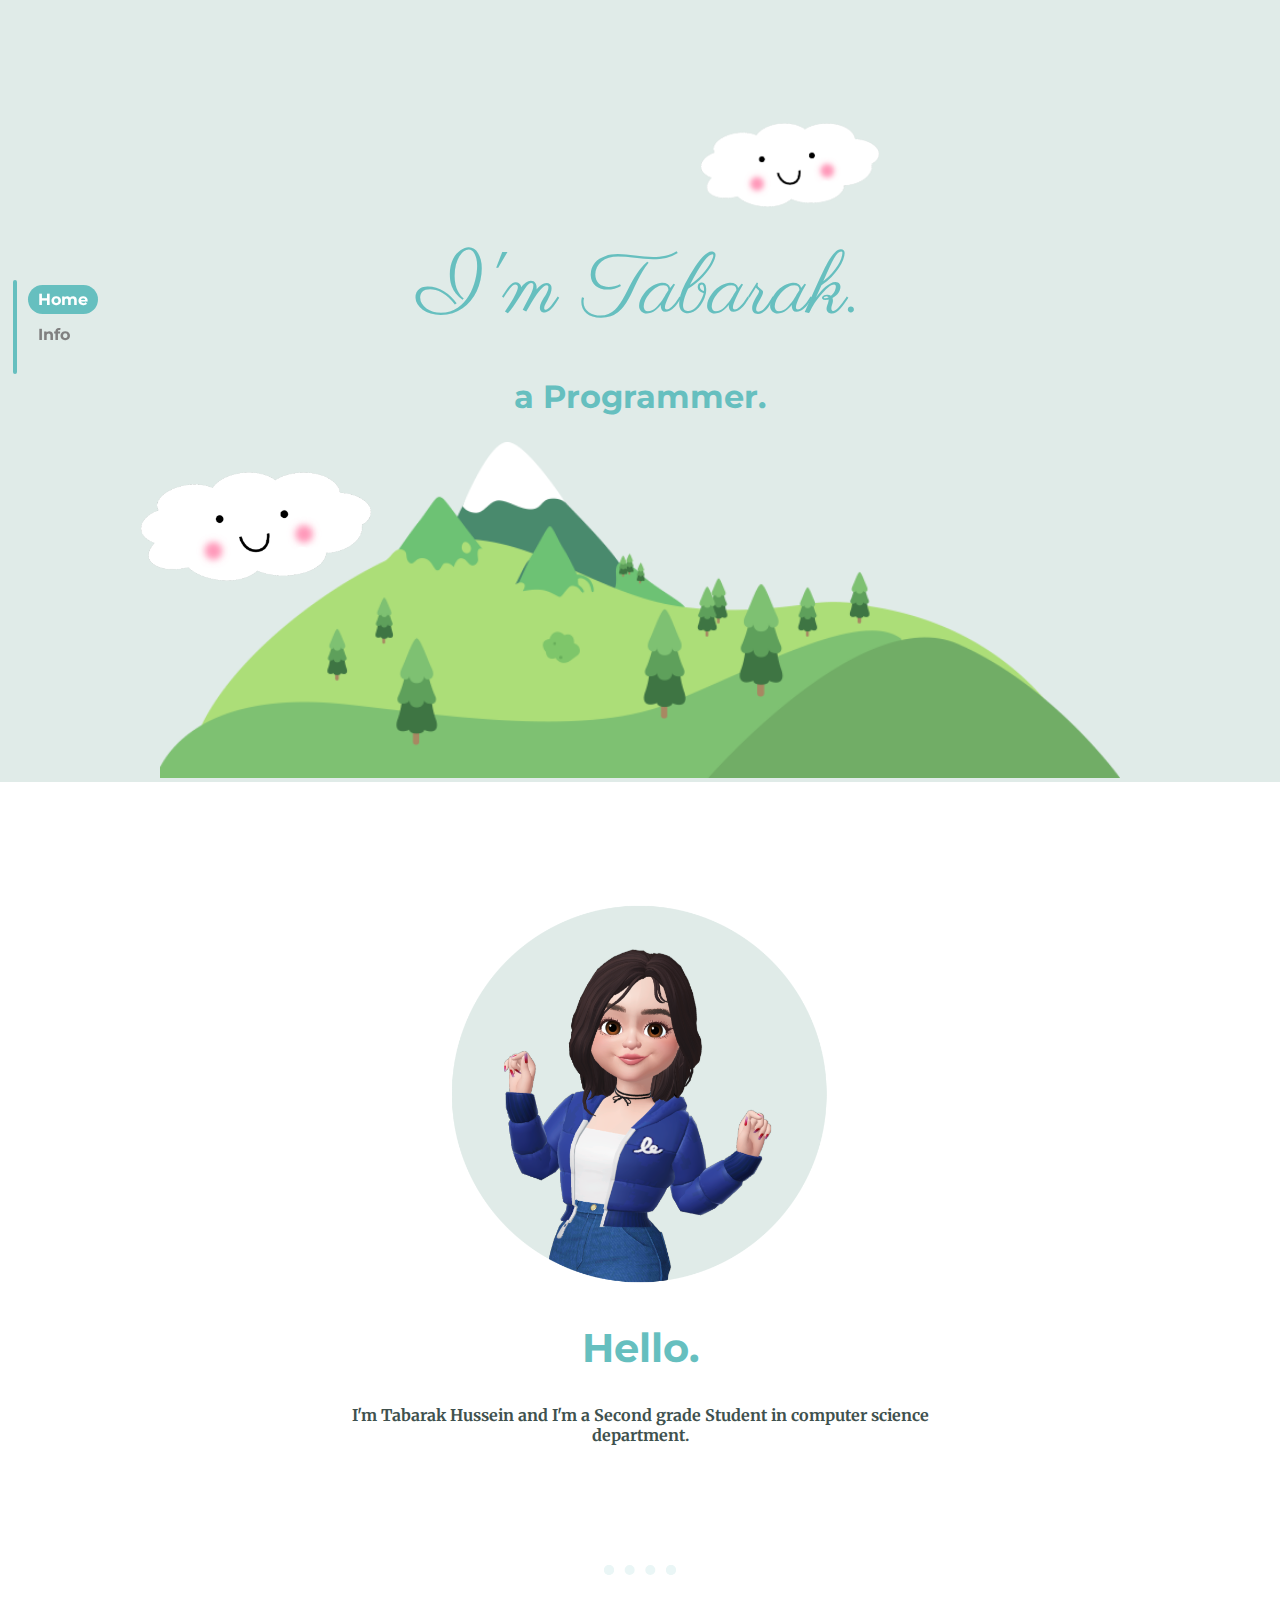
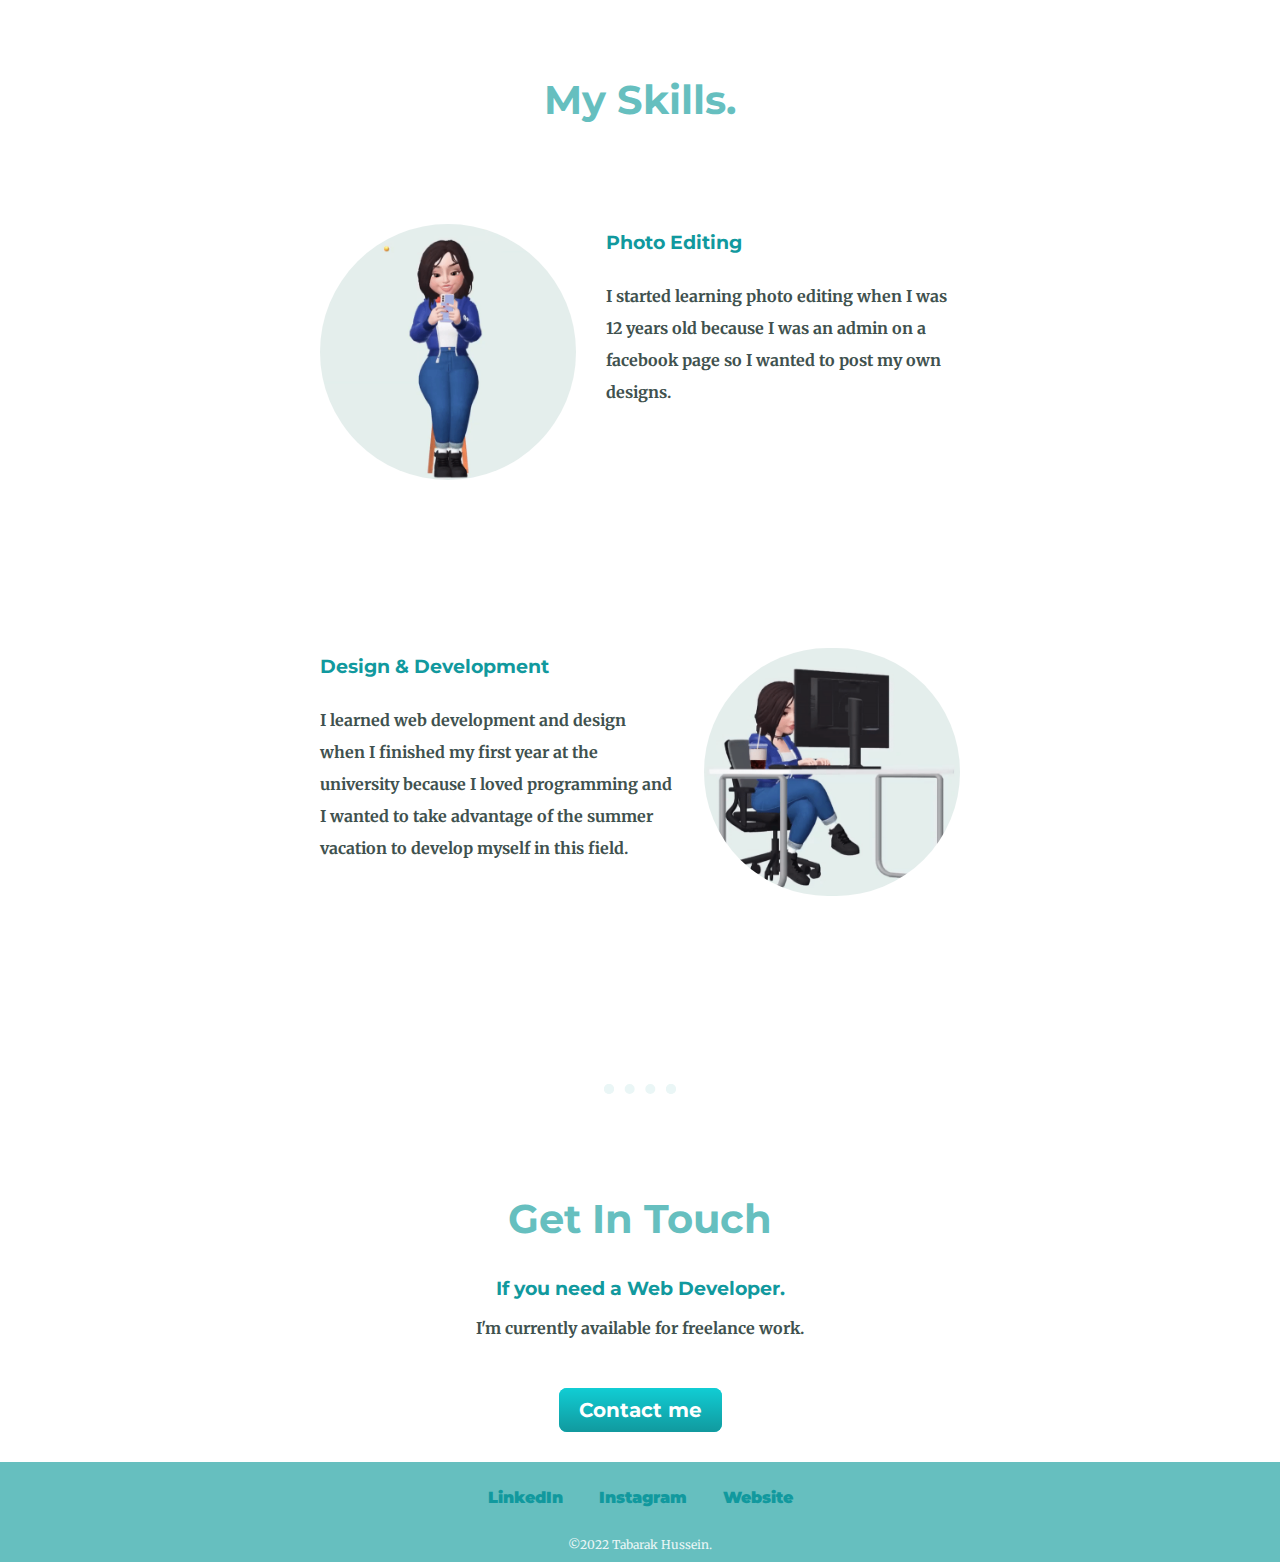
<file: index.html>
<!DOCTYPE html>
<html lang="en" dir="ltr">

<head>
  <meta charset="utf-8">
  <title>Tabarak</title>
  <link rel="stylesheet" href="css/styles.css">
  <link rel="icon" href="favicon.png">
  <link rel="preconnect" href="https://fonts.googleapis.com">
  <link rel="preconnect" href="https://fonts.gstatic.com" crossorigin>
  <link href="https://fonts.googleapis.com/css2?family=Inspiration&family=Merriweather&family=Montserrat&family=Parisienne&family=Sacramento&family=Satisfy&display=swap" rel="stylesheet">
</head>

<body>
  <div class="top">
    <a class="top-t11" href="index.html">Home</a>
    <a class="top-t21" href="info.html">Info</a>
  </div>

  <div class="top-container">
    <img class="top-cloud" src="css\images\cloud.png" alt="Cloud Picture">

    <h1 class="Tabarak">I'm Tabarak.</h1>
    <h2 class="programmer">a Programmer. </h2>
    <img class="bottom-cloud" src="css\images\cloud.png" alt="Cloud Picture">
    <center>
      <img class="mountain" src="css\images\mountain.png" alt="Mountain Picture">
    </center>

  </div>
  <br />
  <div class="middle-container">
    <div class="profile">
      <img class="profile-picture" src="css\images\profile.png" alt="Profile-picture">
      <h2>Hello.</h2>
      <p class="intro">I'm Tabarak Hussein and I'm a Second grade Student in computer science department.</p>
    </div>
    <br />
    <hr>
    <div class="skills">
      <h2>My Skills.</h2>
      <div class="skill-row">
        <img class="edit" src="css\images\editing.gif" alt="editing-picture">
        <h3>Photo Editing</h3>
        <p>I started learning photo editing when I was 12 years old because I was an admin on a facebook page so I wanted to post my own designs.</p>
      </div>
      <br />
      <br />
      <div class="skill-row">
        <img class="devdes" src="css\images\development.gif" alt="development-picture">
        <h3>Design & Development</h3>
        <p>I learned web development and design when I finished my first year at the university because I loved programming and I wanted to take advantage of the summer vacation to develop myself in this field.</p>
      </div>
    </div>
    <br />
    <hr>
    <div class="contact-me">
      <div class="con-mes">
        <h2>Get In Touch</h2>
        <h3>If you need a Web Developer.</h3>
        <p>I'm currently available for freelance work.</p>
      </div>
      <a id="btn" class="btn" href="mailto:tabarak.hussein4@gmail.com">Contact me</a>
    </div>
  </div>
  <br>
  <br />

  <div class="bottom-container">
    <a class="footer-link" href="https://www.linkedin.com/in/tabarak-hussein-004a33249?lipi=urn%3Ali%3Apage%3Ad_flagship3_profile_view_base_contact_details%3BF8J4qJXvRD6fVJDOG8NjkA%3D%3D">LinkedIn</a>
    <a class="footer-link" href="https://www.instagram.com/tabarak_hk04?utm_source=qr">Instagram</a>
    <a class="footer-link" href="index.html">Website</a>
    <p class="copyright">©2022 Tabarak Hussein.</p>
  </div>

</body>

</html>
</file>
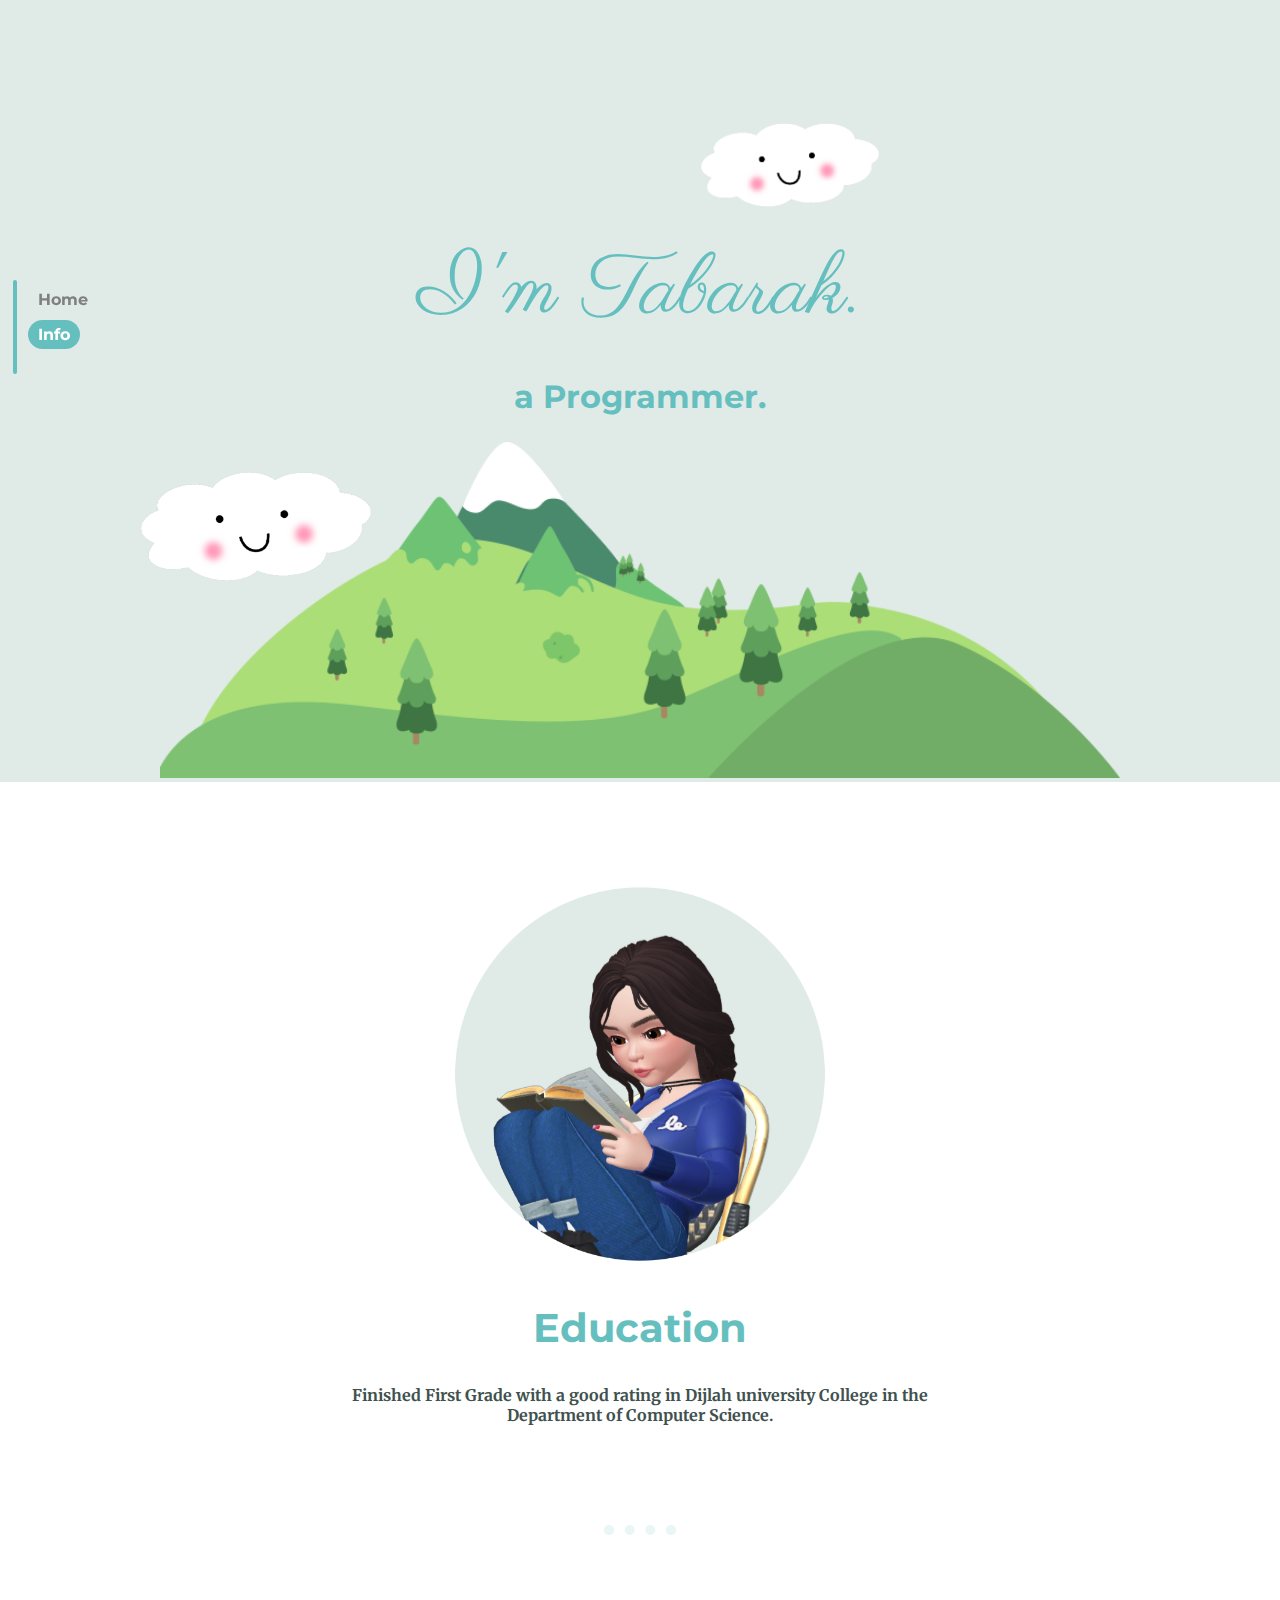
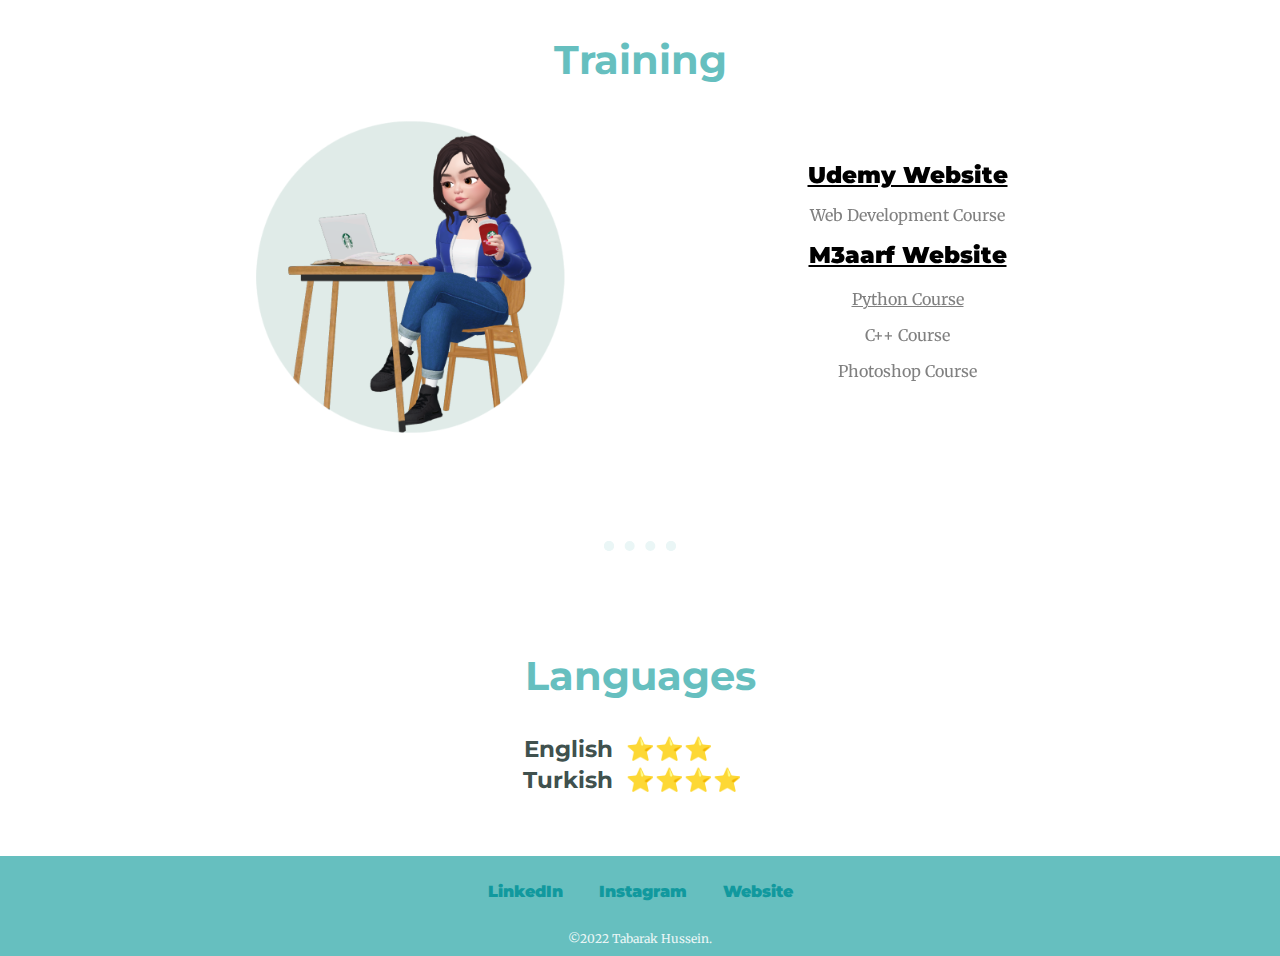
<file: info.html>
<!DOCTYPE html>
<html lang="en" dir="ltr">

<head>
  <meta charset="utf-8">
  <title>Informations</title>
  <link rel="stylesheet" href="css/styles.css">
  <link rel="icon" href="favicon.png">
  <link rel="preconnect" href="https://fonts.googleapis.com">
  <link rel="preconnect" href="https://fonts.gstatic.com" crossorigin>
  <link href="https://fonts.googleapis.com/css2?family=Inspiration&family=Merriweather&family=Montserrat&family=Parisienne&family=Sacramento&family=Satisfy&display=swap" rel="stylesheet">
</head>

<body>

  <div class="top">
    <a class="top-t22" href="index.html">Home</a>
    <a class="top-t12" href="info.html">Info</a>
  </div>



  <div class="top-container">
    <img class="top-cloud" src="css\images\cloud.png" alt="Cloud Picture">
    <h1 class="Tabarak">I'm Tabarak.</h1>
    <h2 class="programmer">a Programmer. </h2>
    <img class="bottom-cloud" src="css\images\cloud.png" alt="Cloud Picture">
    <center>
      <img class="mountain" src="css\images\mountain.png" alt="Mountain Picture">
    </center>
  </div>

  <div class="middle-container">
    <img class="education" src="css\images\education.png" alt="Education Picture">
    <h2>
      Education
    </h2>
    <p class="intro">
      Finished First Grade with a good rating in Dijlah university College in the Department of Computer Science.
    </p>

    <hr />

    <div class="training">
      <h2>Training</h2>
      <table>
        <tr>
          <td>
            <img class="training-picture" src="css\images\training.png" alt="">
          </td>
          <td class="t-text">
            <a href="https://www.udemy.com/" class="sub">
              Udemy Website
            </a>
            <p class="con">
              Web Development Course
            </p>
            <a href="https://www.m3aarf.com/" class="sub">
              M3aarf Website
            </a>
            <br />
            <br />
            <a class="con" href="https://www.m3aarf.com/student/certificate/5153653872">Python Course</a>
            <p class="con">C++ Course</p>
            <p class="con">Photoshop Course</p>
          </td>
        </tr>
      </table>
    </div>
    <hr />
    <div class="language">
      <h2>Languages</h2>
      <center>
        <table callspacing="20px" class="table">
          <tr>
            <td>
              English
            </td>
            <td class="rd">
              ⭐️⭐️⭐️
            </td>
          </tr>
          <tr>
            <td>
              Turkish
            </td>
            <td class="rd">
              ⭐️⭐️⭐️⭐️
            </td>
          </tr>
        </table>
      </center>
    </div>
  </div>

  <br />
  <br />
  <br />

  <div class="bottom-container">
    <a class="footer-link" href="https://www.linkedin.com/in/tabarak-hussein-004a33249?lipi=urn%3Ali%3Apage%3Ad_flagship3_profile_view_base_contact_details%3BF8J4qJXvRD6fVJDOG8NjkA%3D%3D">LinkedIn</a>
    <a class="footer-link" href="https://www.instagram.com/tabarak_hk04?utm_source=qr">Instagram</a>
    <a class="footer-link" href="index.html">Website</a>
    <p class="copyright">©2022 Tabarak Hussein.</p>
  </div>

</body>

</html>
</file>
<file: css/styles.css>
/**********************************************Elements**********************************************/
body {
  color: #40514E;
  font-family: 'Merriweather', serif;
  margin: 0;
  text-align: center;
  font-weight: bolder;
}

a:hover {
  color: blue;
}

h1 {
  color: #66BFBF;
  font-family: 'Parisienne', cursive;
  font-size: 5.625rem;
  margin: 0;
}

h2 {
  color: #66BFBF;
  font-family: 'Montserrat', sans-serif;
  font-size: 2.5rem;
}

h3 {
  color: #11999E;
  font-family: 'Montserrat', sans-serif;
}

hr {
  height: 0;
  width: 4%;
  border-width: 10px;
  border-color: #EAF6F6;
  border-style: dotted;
  border-bottom: none;
  margin: 100px auto;
}

table {
  text-align: center;
  margin: auto;
  border-spacing: 1px;
  position: relative;
  right: 10%;
}

td {
  text-align: center;
  margin: auto;
}

/**********************************************classes**********************************************/
.bottom-cloud {
  position: absolute;
  left: 11%;
  width: 18%;
}

.bottom-container {
  background-color: #66BFBF;
  margin-bottom: 0;
  width: 100%;
  height: 100px;
}

.btn {
  background: #11cdd4;
  background-image: -webkit-linear-gradient(top, #11cdd4, #11999e);
  background-image: -moz-linear-gradient(top, #11cdd4, #11999e);
  background-image: -ms-linear-gradient(top, #11cdd4, #11999e);
  background-image: -o-linear-gradient(top, #11cdd4, #11999e);
  background-image: linear-gradient(to bottom, #11cdd4, #11999e);
  -webkit-border-radius: 8;
  -moz-border-radius: 8;
  border-radius: 8px;
  font-family: 'Montserrat', sans-serif;
  color: #ffffff;
  font-size: 20px;
  padding: 10px 20px 10px 20px;
  text-decoration: none;
}

.btn:hover {
  background: #30e3cb;
  background-image: -webkit-linear-gradient(top, #30e3cb, #438c80);
  background-image: -moz-linear-gradient(top, #30e3cb, #438c80);
  background-image: -ms-linear-gradient(top, #30e3cb, #438c80);
  background-image: -o-linear-gradient(top, #30e3cb, #438c80);
  background-image: linear-gradient(to bottom, #30e3cb, #438c80);
  text-decoration: none;
}

.copyright {
  color: #EAF6F6;
  font-weight: lighter;
  font-size: 0.75rem;
  margin-bottom: 0;
  margin-top: 35px;
  padding-bottom: 0;
  padding-top: 20px;
}

.contact-me {
  width: 50%;
  text-align: center;
  margin: auto;
}

.con-mes {
  margin: 40px auto 60px;
}

.edit {
  border-radius: 500px;
  float: left;
  margin-right: 30px;
  width: 40%;
}

.education {
  width: 30%;
}

.devdes {
  border-radius: 500px;
  float: right;
  margin-left: 30px;
  width: 40%;
}

.footer-link {
  color: #11999E;
  font-family: 'Montserrat', sans-serif;
  font-weight: 900;
  text-decoration: none;
  margin: auto 1.25%;
  position: relative;
  top: 25px;
  width: auto;
}

.footer-link:hover {
  color: #EAF6F6;
}

.intro {
  width: 50%;
  margin: auto;
}

.t {
  text-align: center;
}

.top-container {
  background-color: #e0ebe8;
  padding-top: 100px;
}

.middle-container {
  margin-top: 100px;
}

.mountain {
  width: 75%;
}

.profile-picture {
  width: 30%;
}

.programmer {
  font-size: 200%;
}

.skill-row {
  line-height: 2;
  margin: 100px auto;
  text-align: left;
  width: 50%;
}

.Tabarak {
  font-size: 532.5%;
  font-weight: normal;
}

.top {
  background-color: #66BFBF;
  margin: 10px auto;
  padding: 2px;
  position: fixed;
  top: 30%;
  left: 1%;
  width: auto;
  height: 10%;
  border-radius: 20px;
}

.top-t11 {
  left: 15px;
  text-align: left;
  position: absolute;
  top: 5px;
  color: white;
  background-color: #66BFBF;
  font-family: 'Montserrat', sans-serif;
  border-radius: 100px;
  padding-left: 10px;
  padding-right: 10px;
  padding-top: 5px;
  padding-bottom: 5px;
  text-decoration: none;
}

.top-t12 {
  left: 15px;
  text-align: left;
  position: absolute;
  top: 40px;
  color: white;
  background-color: #66BFBF;
  font-family: 'Montserrat', sans-serif;
  border-radius: 100px;
  padding-left: 10px;
  padding-right: 10px;
  padding-top: 5px;
  padding-bottom: 5px;
  text-decoration: none;
}

.top-t21 {
  left: 15px;
  text-align: left;
  position: absolute;
  top: 40px;
  color: grey;
  text-decoration: none;
  font-family: 'Montserrat', sans-serif;
  border-radius: 100px;
  padding-left: 10px;
  padding-right: 10px;
  padding-top: 5px;
  padding-bottom: 5px;
}

.top-t22 {
  left: 15px;
  text-align: left;
  position: absolute;
  top: 5px;
  color: grey;
  text-decoration: none;
  font-family: 'Montserrat', sans-serif;
  border-radius: 100px;
  padding-left: 10px;
  padding-right: 10px;
  padding-top: 5px;
  padding-bottom: 5px;
}

.top-t11:hover {
  color: white;
  text-decoration: none;
  background-color: #0cb0b0;
  border-radius: 100px;
}

.top-t12:hover {
  color: white;
  text-decoration: none;
  background-color: #0cb0b0;
  border-radius: 100px;
}

.top-t21:hover {
  color: white;
  text-decoration: none;
  background-color: #0cb0b0;
  border-radius: 100px;
}

.top-t22:hover {
  color: white;
  background-color: #0cb0b0;
  border-radius: 100px;
}

.table {
  text-align: left;
  position: inherit;
  font-family: 'Montserrat', sans-serif;
  table-layout: auto;
  width: 20%;
  font-size: 23px;
}

.rd {
  text-align: left;
}

.top-cloud {
  position: relative;
  left: 150px;
  height: 130px;
}

.sub {
  color: black;
  font-weight: bolder;
  font-family: 'Montserrat', sans-serif;
  font-size: 23px;
}

.con {
  color: grey;
  font-weight: normal;
  font-family: 'Merriweather', serif;
}

.training-picture {
  width: 40%;
}

/**********************************************IDs**********************************************/
#btn:hover {
  color: white;
}
</file>
